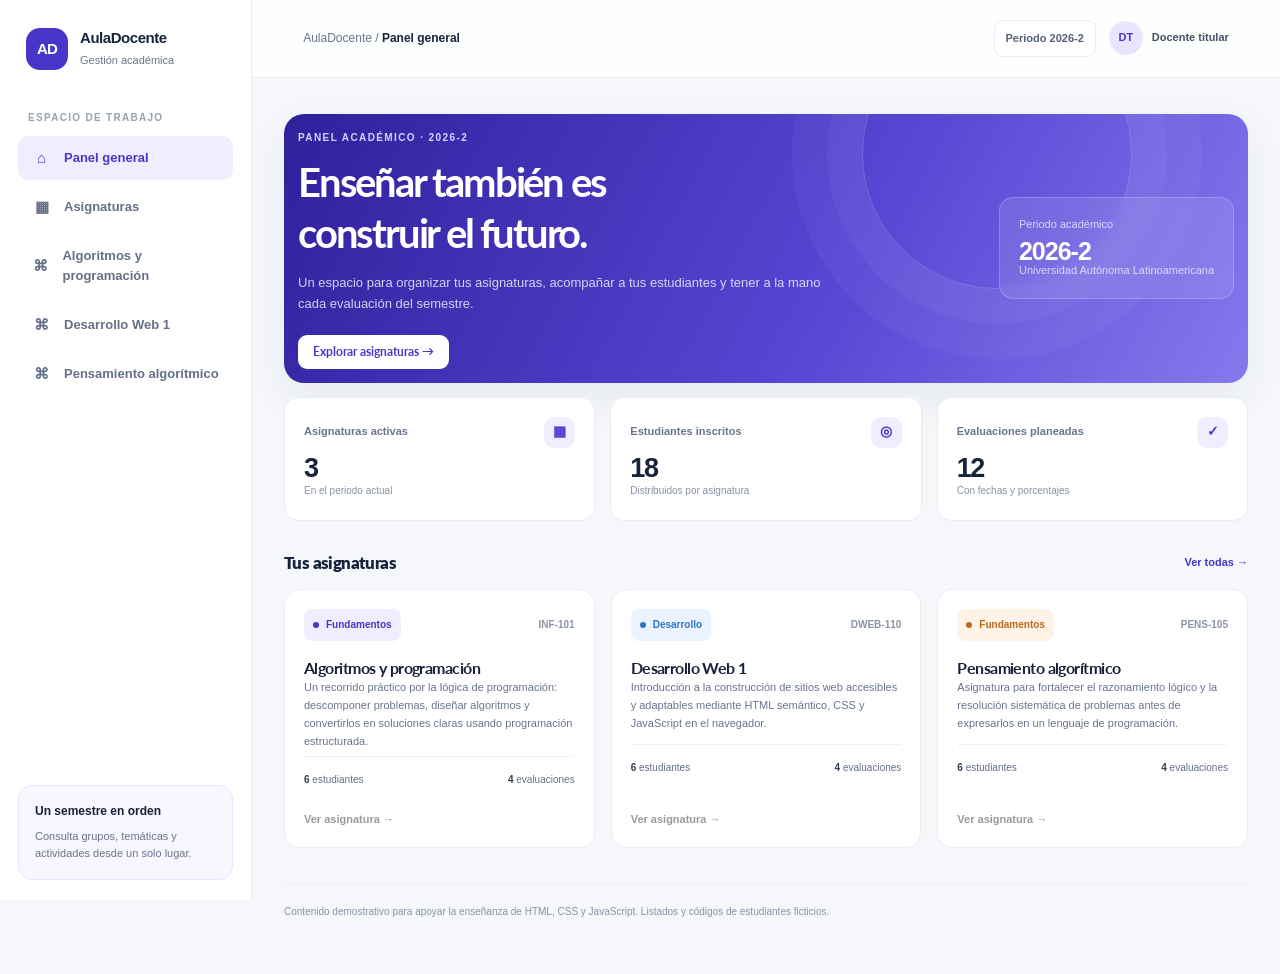
<file: index.html>
<!doctype html>
<html lang="es">

<head>
  <meta charset="utf-8">
  <meta name="viewport" content="width=device-width, initial-scale=1">
  <meta name="description"
    content="Panel demostrativo para organizar asignaturas, grupos y evaluaciones universitarias.">
  <title>Panel académico | AulaDocente</title>
  <link rel="stylesheet" href="styles/semantic.css">
  <link rel="stylesheet" href="styles/app.css">
</head>

<body data-page="dashboard">
  <div class="app-shell">
    <aside class="app-sidebar" data-sidebar>
      <a class="brand" href="index.html"><span class="brand-mark">AD</span><span><span
            class="brand-name">AulaDocente</span><span class="brand-caption">Gestión académica</span></span></a>
      <p class="nav-label">Espacio de trabajo</p>
      <nav class="app-nav" aria-label="Navegación principal">
        <a href="index.html" data-nav-link><span class="nav-symbol" aria-hidden="true">⌂</span>Panel general</a>
        <a href="asignaturas.html" data-nav-link><span class="nav-symbol" aria-hidden="true">▦</span>Asignaturas</a>
        <a href="algoritmos-programacion.html" data-nav-link><span class="nav-symbol"
            aria-hidden="true">⌘</span>Algoritmos y programación</a>
        <a href="desarrollo-web-1.html" data-nav-link><span class="nav-symbol" aria-hidden="true">⌘</span>Desarrollo Web
          1</a>
        <a href="pensamiento-algoritmico.html" data-nav-link><span class="nav-symbol"
            aria-hidden="true">⌘</span>Pensamiento algorítmico</a>
      </nav>
      <div class="sidebar-note"><strong>Un semestre en orden</strong>
        <p>Consulta grupos, temáticas y actividades desde un solo lugar.</p>
      </div>
    </aside>
    <div class="main-area">
      <header class="topbar">
        <button class="ui button menu-toggle" type="button" data-menu-toggle aria-label="Abrir menú"
          aria-expanded="false">☰</button>
        <div class="breadcrumb">AulaDocente <span aria-hidden="true">/</span> <strong>Panel general</strong></div>
        <div class="topbar-meta"><span class="period-pill">Periodo 2026-2</span><span class="user-chip"><span
              class="user-avatar">DT</span><span class="user-label">Docente titular</span></span></div>
      </header>
      <main class="page-content ui container" data-app-content aria-live="polite">
        <p class="student-count">Cargando información académica...</p>
      </main>
    </div>
  </div>
  <script src="../js/app.js" defer></script>
</body>

</html>
</file>
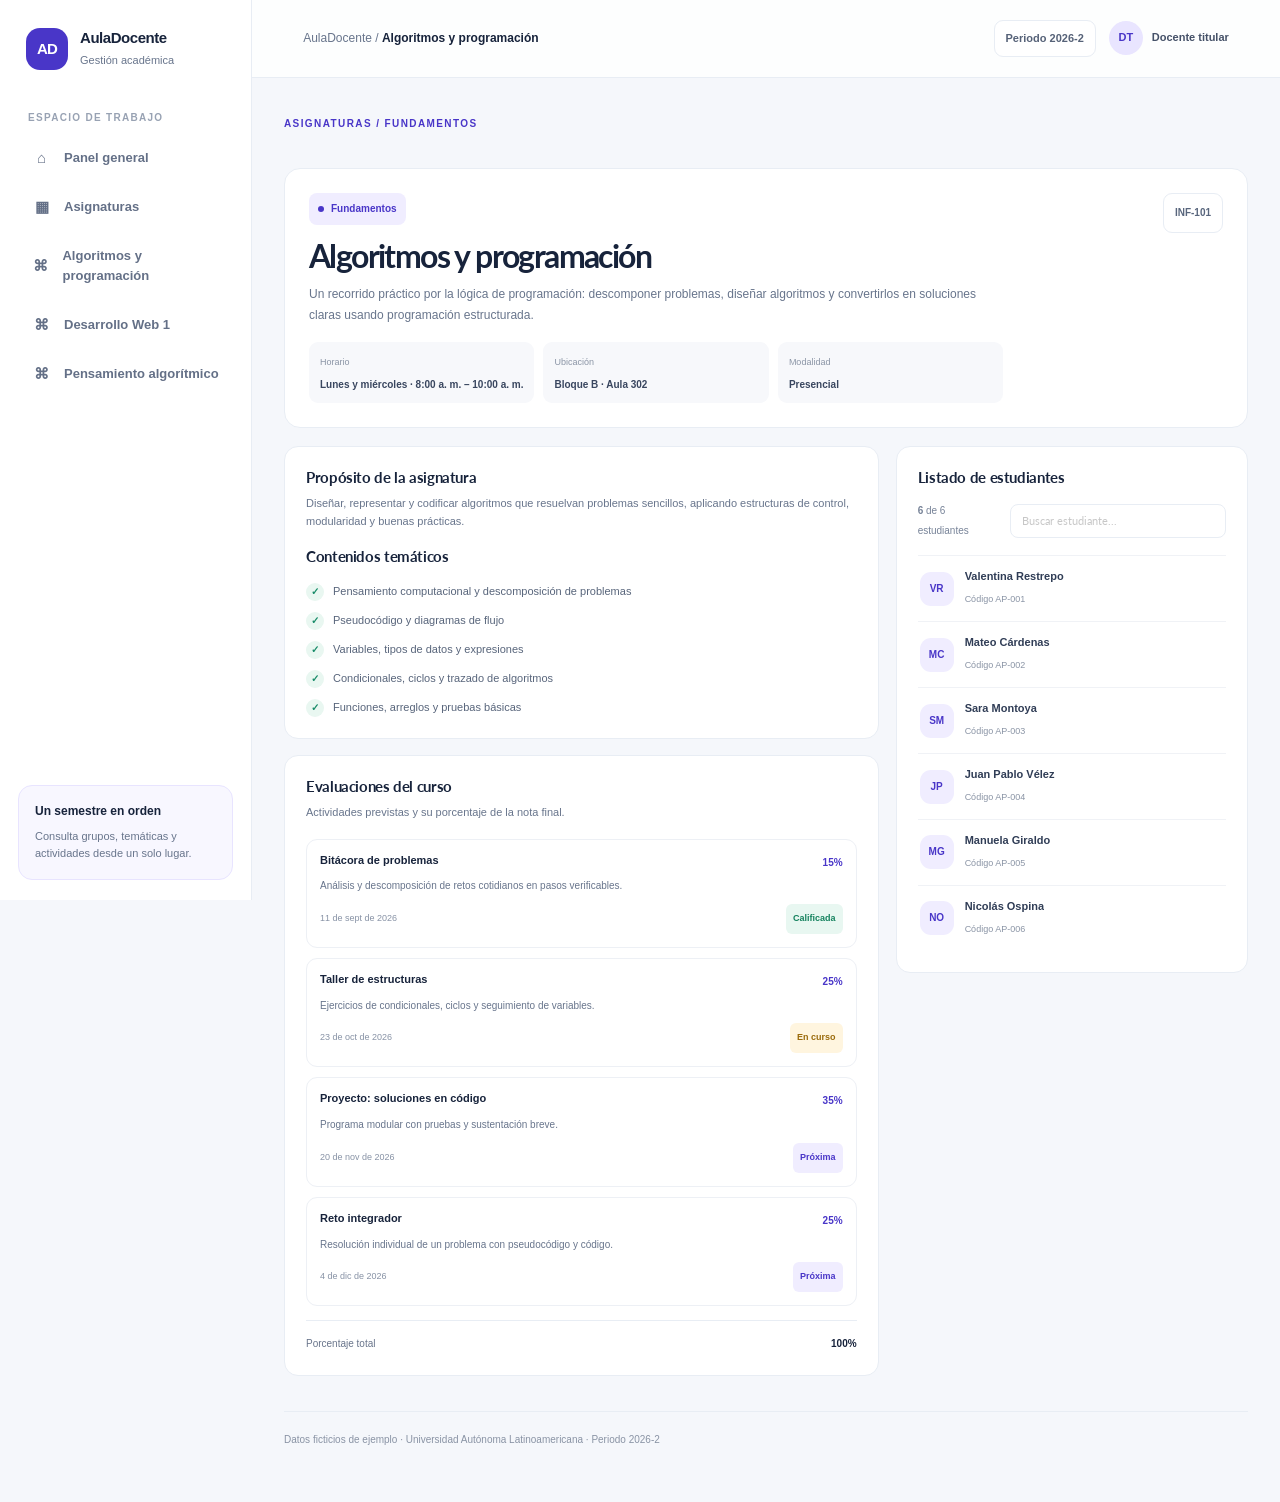
<file: algoritmos-programacion.html>
<!doctype html>
<html lang="es">

<head>
  <meta charset="utf-8">
  <meta name="viewport" content="width=device-width, initial-scale=1">
  <meta name="description" content="Información, contenidos, estudiantes y evaluaciones de Algoritmos y programación.">
  <title>Algoritmos y programación | AulaDocente</title>
  <link rel="stylesheet" href="styles/semantic.css">
  <link rel="stylesheet" href="styles/app.css">

</head>

<body data-page="algoritmos">
  <div class="app-shell">
    <aside class="app-sidebar" data-sidebar>
      <a class="brand" href="index.html"><span class="brand-mark">AD</span><span><span
            class="brand-name">AulaDocente</span><span class="brand-caption">Gestión académica</span></span></a>
      <p class="nav-label">Espacio de trabajo</p>
      <nav class="app-nav" aria-label="Navegación principal">
        <a href="index.html" data-nav-link><span class="nav-symbol" aria-hidden="true">⌂</span>Panel general</a>
        <a href="asignaturas.html" data-nav-link><span class="nav-symbol" aria-hidden="true">▦</span>Asignaturas</a>
        <a href="algoritmos-programacion.html" data-nav-link><span class="nav-symbol"
            aria-hidden="true">⌘</span>Algoritmos y programación</a>
        <a href="desarrollo-web-1.html" data-nav-link><span class="nav-symbol" aria-hidden="true">⌘</span>Desarrollo Web
          1</a>
        <a href="pensamiento-algoritmico.html" data-nav-link><span class="nav-symbol"
            aria-hidden="true">⌘</span>Pensamiento algorítmico</a>
      </nav>
      <div class="sidebar-note"><strong>Un semestre en orden</strong>
        <p>Consulta grupos, temáticas y actividades desde un solo lugar.</p>
      </div>
    </aside>
    <div class="main-area">
      <header class="topbar">
        <button class="ui button menu-toggle" type="button" data-menu-toggle aria-label="Abrir menú"
          aria-expanded="false">☰</button>
        <div class="breadcrumb">AulaDocente <span aria-hidden="true">/</span> <strong>Algoritmos y programación</strong>
        </div>
        <div class="topbar-meta"><span class="period-pill">Periodo 2026-2</span><span class="user-chip"><span
              class="user-avatar">DT</span><span class="user-label">Docente titular</span></span></div>
      </header>
      <main class="page-content ui container" data-app-content aria-live="polite">
        <p class="student-count">Cargando información académica...</p>
      </main>
    </div>
  </div>
  <script src="../js/app.js" defer></script>
</body>

</html>
</file>
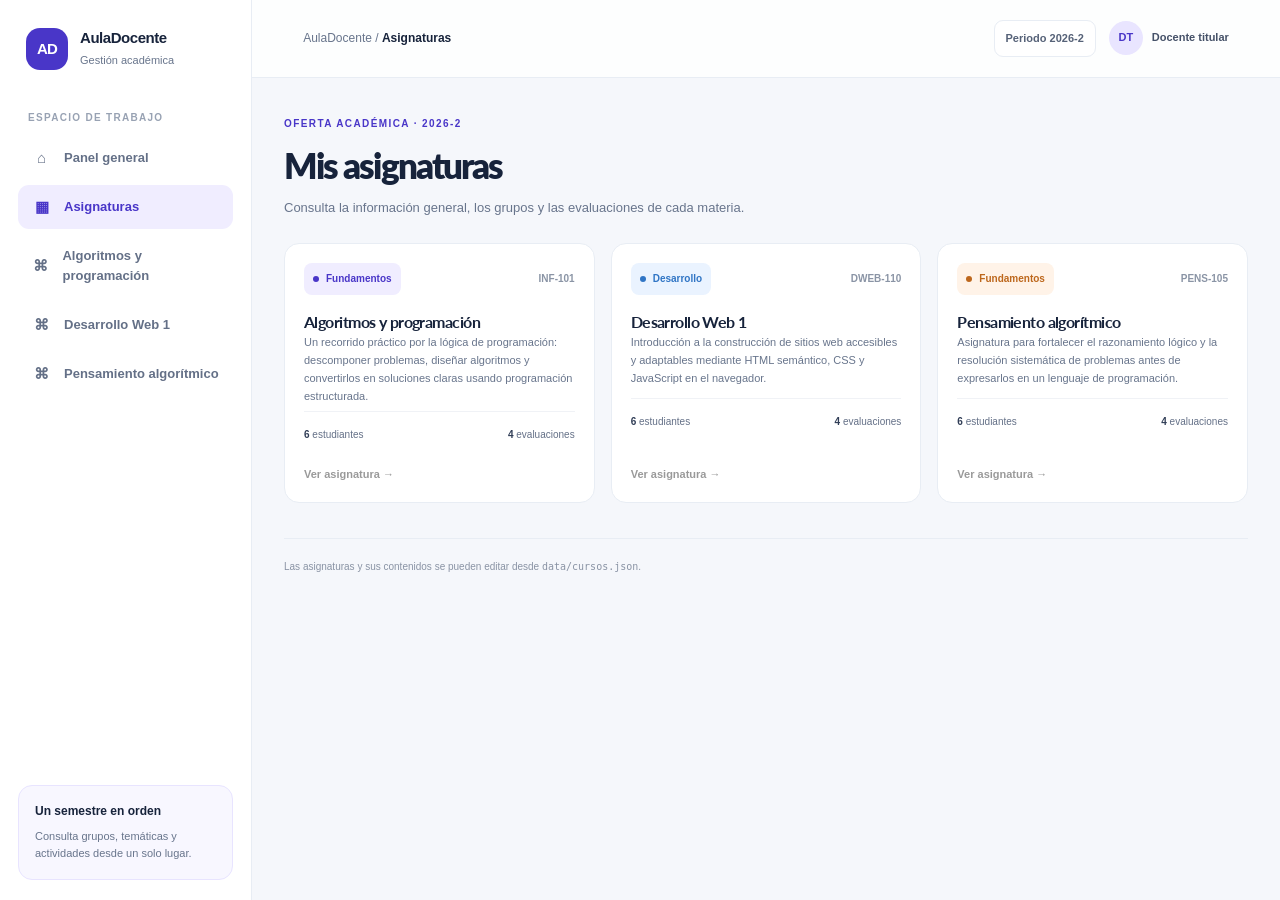
<file: asignaturas.html>
<!doctype html>
<html lang="es">

<head>
  <meta charset="utf-8">
  <meta name="viewport" content="width=device-width, initial-scale=1">
  <meta name="description" content="Asignaturas universitarias, estudiantes y evaluaciones del periodo académico.">
  <title>Asignaturas | AulaDocente</title>
  <link rel="stylesheet" href="styles/semantic.css">
  <link rel="stylesheet" href="styles/app.css">
</head>

<body data-page="asignaturas">
  <div class="app-shell">
    <aside class="app-sidebar" data-sidebar>
      <a class="brand" href="index.html"><span class="brand-mark">AD</span><span><span
            class="brand-name">AulaDocente</span><span class="brand-caption">Gestión académica</span></span></a>
      <p class="nav-label">Espacio de trabajo</p>
      <nav class="app-nav" aria-label="Navegación principal">
        <a href="index.html" data-nav-link><span class="nav-symbol" aria-hidden="true">⌂</span>Panel general</a>
        <a href="asignaturas.html" data-nav-link><span class="nav-symbol" aria-hidden="true">▦</span>Asignaturas</a>
        <a href="algoritmos-programacion.html" data-nav-link><span class="nav-symbol"
            aria-hidden="true">⌘</span>Algoritmos y programación</a>
        <a href="desarrollo-web-1.html" data-nav-link><span class="nav-symbol" aria-hidden="true">⌘</span>Desarrollo Web
          1</a>
        <a href="pensamiento-algoritmico.html" data-nav-link><span class="nav-symbol"
            aria-hidden="true">⌘</span>Pensamiento algorítmico</a>
      </nav>
      <div class="sidebar-note"><strong>Un semestre en orden</strong>
        <p>Consulta grupos, temáticas y actividades desde un solo lugar.</p>
      </div>
    </aside>
    <div class="main-area">
      <header class="topbar">
        <button class="ui button menu-toggle" type="button" data-menu-toggle aria-label="Abrir menú"
          aria-expanded="false">☰</button>
        <div class="breadcrumb">AulaDocente <span aria-hidden="true">/</span> <strong>Asignaturas</strong></div>
        <div class="topbar-meta"><span class="period-pill">Periodo 2026-2</span><span class="user-chip"><span
              class="user-avatar">DT</span><span class="user-label">Docente titular</span></span></div>
      </header>
      <main class="page-content ui container" data-app-content aria-live="polite">
        <p class="student-count">Cargando información académica...</p>
      </main>
    </div>
  </div>
  <script src="../js/app.js" defer></script>
</body>

</html>
</file>
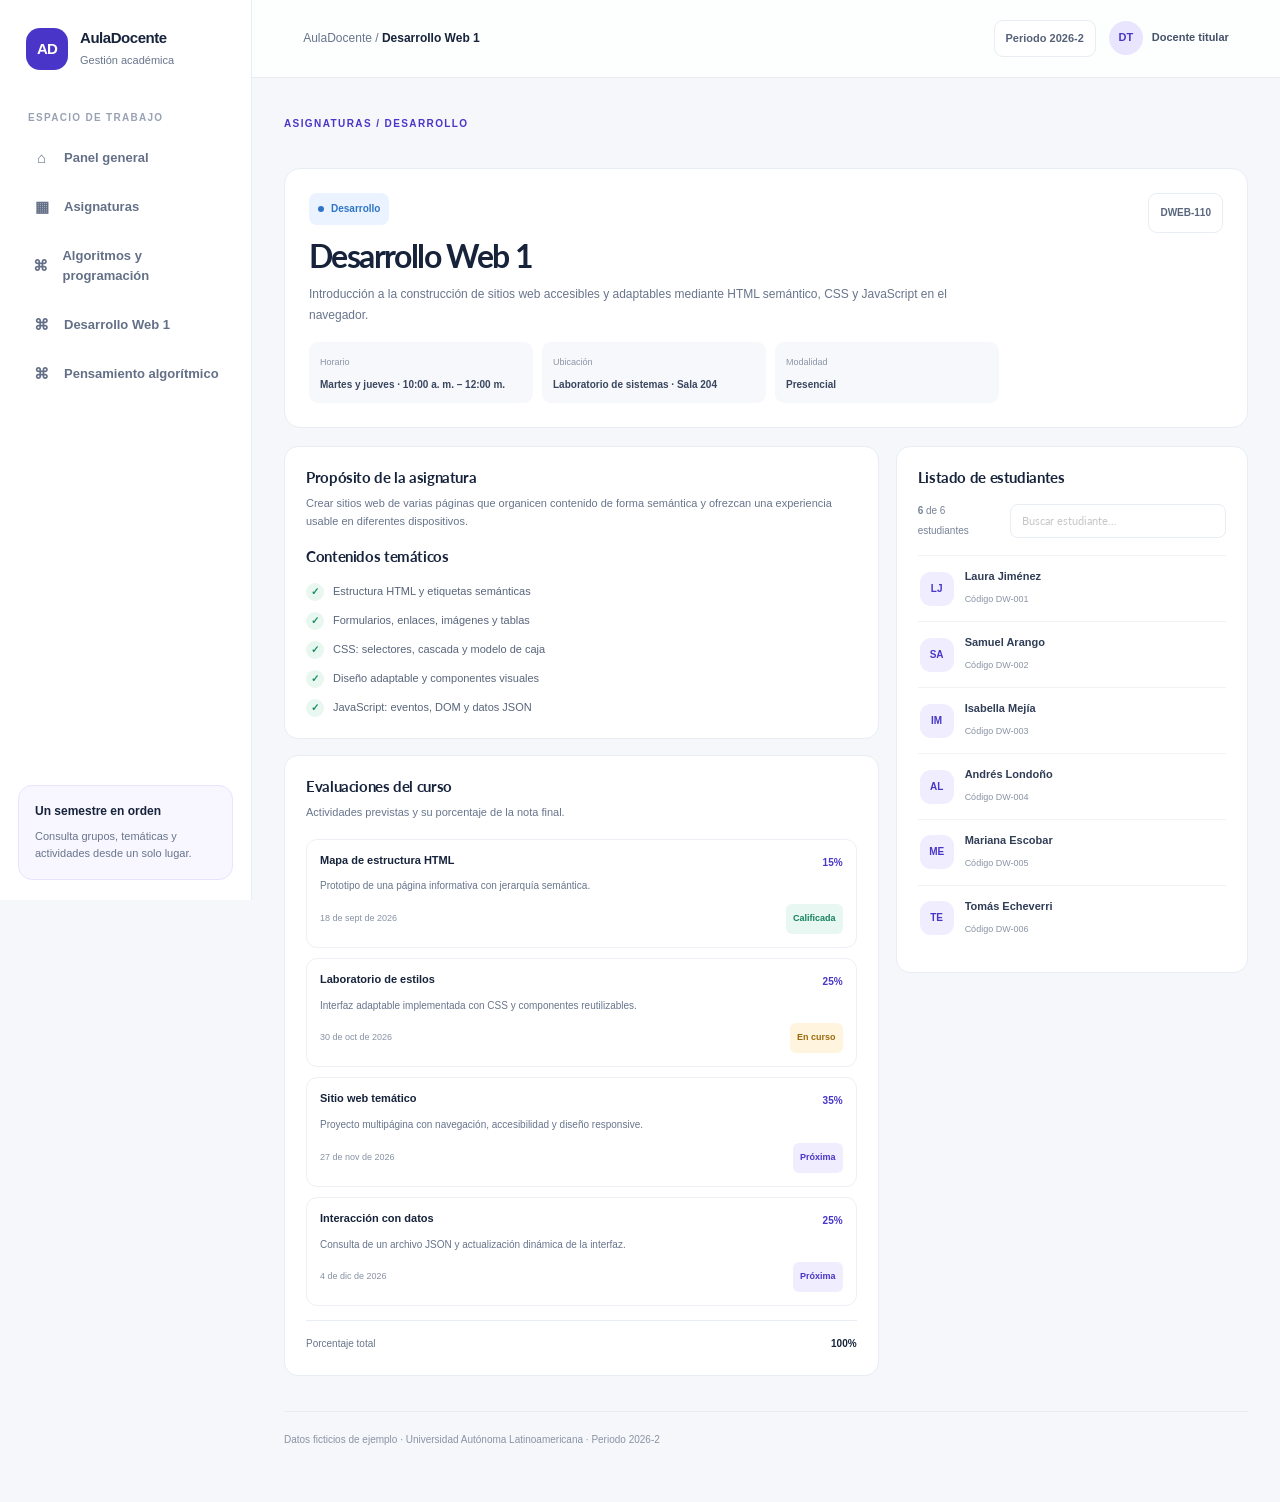
<file: desarrollo-web-1.html>
<!doctype html>
<html lang="es">

<head>
  <meta charset="utf-8">
  <meta name="viewport" content="width=device-width, initial-scale=1">
  <meta name="description" content="Información, contenidos, estudiantes y evaluaciones de Desarrollo Web 1.">
  <title>Desarrollo Web 1 | AulaDocente</title>
  <link rel="stylesheet" href="styles/semantic.css">
  <link rel="stylesheet" href="styles/app.css">
</head>

<body data-page="desarrollo-web">
  <div class="app-shell">
    <aside class="app-sidebar" data-sidebar>
      <a class="brand" href="index.html"><span class="brand-mark">AD</span><span><span
            class="brand-name">AulaDocente</span><span class="brand-caption">Gestión académica</span></span></a>
      <p class="nav-label">Espacio de trabajo</p>
      <nav class="app-nav" aria-label="Navegación principal">
        <a href="index.html" data-nav-link><span class="nav-symbol" aria-hidden="true">⌂</span>Panel general</a>
        <a href="asignaturas.html" data-nav-link><span class="nav-symbol" aria-hidden="true">▦</span>Asignaturas</a>
        <a href="algoritmos-programacion.html" data-nav-link><span class="nav-symbol"
            aria-hidden="true">⌘</span>Algoritmos y programación</a>
        <a href="desarrollo-web-1.html" data-nav-link><span class="nav-symbol" aria-hidden="true">⌘</span>Desarrollo Web
          1</a>
        <a href="pensamiento-algoritmico.html" data-nav-link><span class="nav-symbol"
            aria-hidden="true">⌘</span>Pensamiento algorítmico</a>
      </nav>
      <div class="sidebar-note"><strong>Un semestre en orden</strong>
        <p>Consulta grupos, temáticas y actividades desde un solo lugar.</p>
      </div>
    </aside>
    <div class="main-area">
      <header class="topbar">
        <button class="ui button menu-toggle" type="button" data-menu-toggle aria-label="Abrir menú"
          aria-expanded="false">☰</button>
        <div class="breadcrumb">AulaDocente <span aria-hidden="true">/</span> <strong>Desarrollo Web 1</strong></div>
        <div class="topbar-meta"><span class="period-pill">Periodo 2026-2</span><span class="user-chip"><span
              class="user-avatar">DT</span><span class="user-label">Docente titular</span></span></div>
      </header>
      <main class="page-content ui container" data-app-content aria-live="polite">
        <p class="student-count">Cargando información académica...</p>
      </main>
    </div>
  </div>
  <script src="../js/app.js" defer></script>
</body>

</html>
</file>
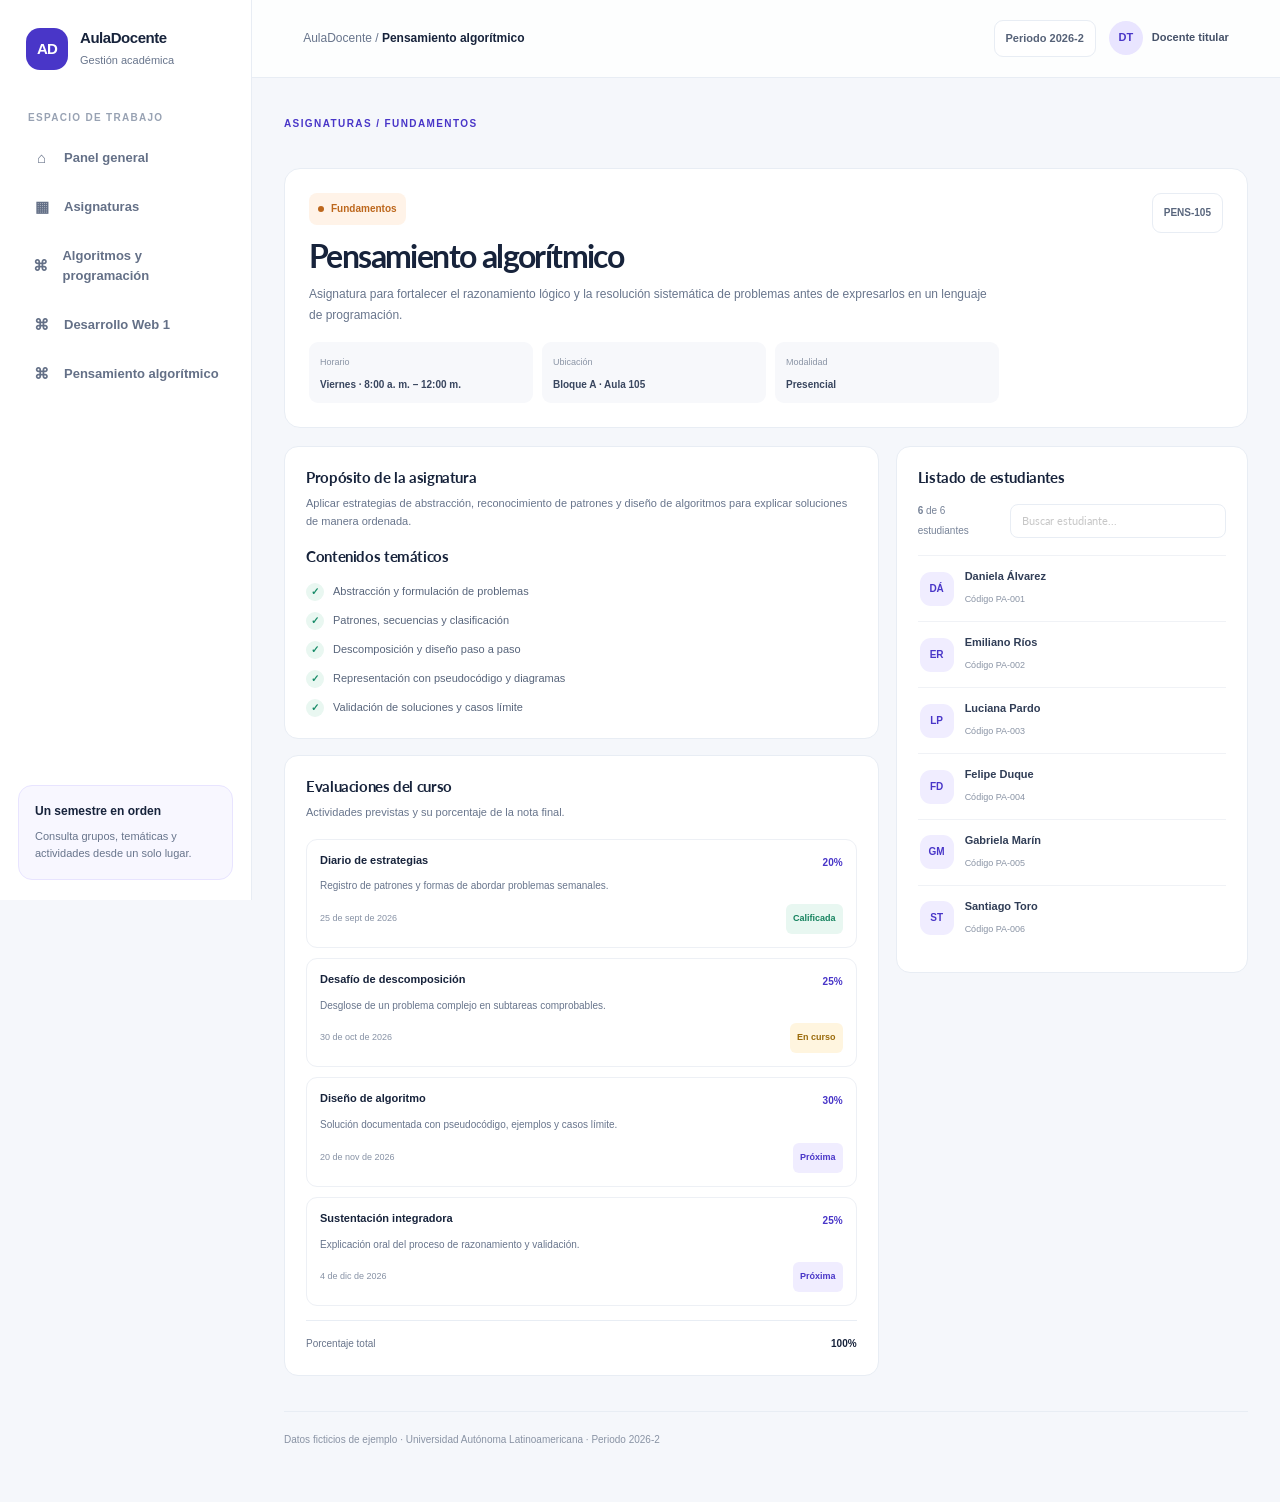
<file: pensamiento-algoritmico.html>
<!doctype html>
<html lang="es">

<head>
  <meta charset="utf-8">
  <meta name="viewport" content="width=device-width, initial-scale=1">
  <meta name="description" content="Información, contenidos, estudiantes y evaluaciones de Pensamiento algorítmico.">
  <title>Pensamiento algorítmico | AulaDocente</title>
  <link rel="stylesheet" href="styles/semantic.css">
  <link rel="stylesheet" href="styles/app.css">
</head>

<body data-page="pensamiento">
  <div class="app-shell">
    <aside class="app-sidebar" data-sidebar>
      <a class="brand" href="index.html"><span class="brand-mark">AD</span><span><span
            class="brand-name">AulaDocente</span><span class="brand-caption">Gestión académica</span></span></a>
      <p class="nav-label">Espacio de trabajo</p>
      <nav class="app-nav" aria-label="Navegación principal">
        <a href="index.html" data-nav-link><span class="nav-symbol" aria-hidden="true">⌂</span>Panel general</a>
        <a href="asignaturas.html" data-nav-link><span class="nav-symbol" aria-hidden="true">▦</span>Asignaturas</a>
        <a href="algoritmos-programacion.html" data-nav-link><span class="nav-symbol"
            aria-hidden="true">⌘</span>Algoritmos y programación</a>
        <a href="desarrollo-web-1.html" data-nav-link><span class="nav-symbol" aria-hidden="true">⌘</span>Desarrollo Web
          1</a>
        <a href="pensamiento-algoritmico.html" data-nav-link><span class="nav-symbol"
            aria-hidden="true">⌘</span>Pensamiento algorítmico</a>
      </nav>
      <div class="sidebar-note"><strong>Un semestre en orden</strong>
        <p>Consulta grupos, temáticas y actividades desde un solo lugar.</p>
      </div>
    </aside>
    <div class="main-area">
      <header class="topbar">
        <button class="ui button menu-toggle" type="button" data-menu-toggle aria-label="Abrir menú"
          aria-expanded="false">☰</button>
        <div class="breadcrumb">AulaDocente <span aria-hidden="true">/</span> <strong>Pensamiento algorítmico</strong>
        </div>
        <div class="topbar-meta"><span class="period-pill">Periodo 2026-2</span><span class="user-chip"><span
              class="user-avatar">DT</span><span class="user-label">Docente titular</span></span></div>
      </header>
      <main class="page-content ui container" data-app-content aria-live="polite">
        <p class="student-count">Cargando información académica...</p>
      </main>
    </div>
  </div>
  <script src="../js/app.js" defer></script>
</body>

</html>
</file>
<file: styles/app.css>
:root {
  color-scheme: light;
  --ink: #17233b;
  --muted: #68758c;
  --line: #e8edf4;
  --surface: #ffffff;
  --canvas: #f5f7fb;
  --primary: #4936c8;
  --primary-dark: #3724a9;
  --green: #178b68;
  --shadow: 0 14px 40px rgba(29, 42, 75, 0.07);
}

* {
  box-sizing: border-box;
}

body {
  margin: 0;
  background: var(--canvas);
  color: var(--ink);
  font-family: Inter, "Segoe UI", Arial, sans-serif;
}

a {
  color: inherit;
}

.app-shell {
  min-height: 100vh;
}

.app-sidebar {
  position: fixed;
  inset: 0 auto 0 0;
  z-index: 20;
  display: flex;
  width: 252px;
  flex-direction: column;
  padding: 28px 18px 20px;
  background: #fff;
  border-right: 1px solid var(--line);
}

.brand {
  display: flex;
  align-items: center;
  gap: 12px;
  margin: 0 8px 40px;
  text-decoration: none;
}

.brand-mark {
  display: grid;
  width: 42px;
  height: 42px;
  place-items: center;
  border-radius: 14px;
  background: var(--primary);
  color: #fff;
  font-size: 15px;
  font-weight: 800;
  letter-spacing: -0.05em;
}

.brand-name {
  display: block;
  font-size: 15px;
  font-weight: 750;
  letter-spacing: -0.03em;
}

.brand-caption {
  display: block;
  margin-top: 3px;
  color: var(--muted);
  font-size: 11px;
}

.nav-label {
  margin: 0 10px 11px;
  color: #98a2b3;
  font-size: 10px;
  font-weight: 750;
  letter-spacing: 0.13em;
  text-transform: uppercase;
}

.app-nav {
  display: grid;
  gap: 5px;
}

.app-nav a {
  display: flex;
  align-items: center;
  gap: 12px;
  padding: 12px 13px;
  border-radius: 11px;
  color: #647087;
  font-size: 13px;
  font-weight: 600;
  text-decoration: none;
  transition: background 160ms ease, color 160ms ease;
}

.app-nav a:hover,
.app-nav a.is-active {
  background: #f0edff;
  color: var(--primary);
}

.app-nav a:focus-visible,
.card-link:focus-visible,
.hero-action:focus-visible,
.menu-toggle:focus-visible,
.student-search input:focus-visible {
  outline: 3px solid rgba(73, 54, 200, 0.3);
  outline-offset: 2px;
}

.nav-symbol {
  display: inline-grid;
  width: 21px;
  place-items: center;
  font-size: 15px;
}

.sidebar-note {
  margin-top: auto;
  padding: 16px;
  border: 1px solid #e8e4ff;
  border-radius: 14px;
  background: #f8f7ff;
}

.sidebar-note strong {
  display: block;
  margin-bottom: 6px;
  font-size: 12px;
}

.sidebar-note p {
  margin: 0;
  color: var(--muted);
  font-size: 11px;
  line-height: 1.6;
}

.main-area {
  min-height: 100vh;
  margin-left: 252px;
}

.topbar {
  display: flex;
  min-height: 78px;
  align-items: center;
  justify-content: space-between;
  gap: 16px;
  padding: 14px clamp(22px, 4vw, 56px);
  border-bottom: 1px solid var(--line);
  background: rgba(255, 255, 255, 0.86);
}

.breadcrumb {
  color: var(--muted);
  font-size: 12px;
}

.breadcrumb strong {
  color: var(--ink);
  font-weight: 650;
}

.topbar-meta {
  display: flex;
  align-items: center;
  gap: 13px;
}

.period-pill {
  padding: 8px 11px;
  border: 1px solid var(--line);
  border-radius: 9px;
  background: #fff;
  color: #566278;
  font-size: 11px;
  font-weight: 650;
}

.user-chip {
  display: flex;
  align-items: center;
  gap: 9px;
}

.user-avatar {
  display: grid;
  width: 34px;
  height: 34px;
  place-items: center;
  border-radius: 50%;
  background: #e9e5ff;
  color: var(--primary);
  font-size: 11px;
  font-weight: 800;
}

.user-label {
  color: #455168;
  font-size: 11px;
  font-weight: 650;
}

.page-content.ui.container {
  width: min(1120px, calc(100% - 64px)) !important;
  margin: 0 auto !important;
  padding: 36px 0 52px;
}

.page-heading {
  display: flex;
  align-items: flex-end;
  justify-content: space-between;
  gap: 20px;
  margin-bottom: 25px;
}

.eyebrow {
  margin-bottom: 9px;
  color: var(--primary);
  font-size: 10px;
  font-weight: 800;
  letter-spacing: 0.14em;
  text-transform: uppercase;
}

.page-heading h1 {
  margin: 0;
  color: var(--ink);
  font-size: clamp(26px, 3vw, 35px);
  font-weight: 750;
  letter-spacing: -0.055em;
}

.page-heading p {
  max-width: 650px;
  margin: 9px 0 0;
  color: var(--muted);
  font-size: 13px;
  line-height: 1.65;
}

.hero-panel {
  position: relative;
  overflow: hidden;
  display: flex;
  min-height: 230px;
  align-items: center;
  justify-content: space-between;
  gap: 26px;
  margin-bottom: 24px;
  padding: clamp(24px, 4vw, 42px);
  border: 0 !important;
  border-radius: 20px !important;
  background: linear-gradient(118deg, #30209b 0%, #5846d4 58%, #8778ed 100%) !important;
  box-shadow: var(--shadow) !important;
  color: #fff;
}

.hero-panel::after {
  position: absolute;
  top: -95px;
  right: 12%;
  width: 270px;
  height: 270px;
  border: 1px solid rgba(255, 255, 255, 0.18);
  border-radius: 50%;
  box-shadow: 0 0 0 35px rgba(255, 255, 255, 0.04), 0 0 0 70px rgba(255, 255, 255, 0.035);
  content: "";
}

.hero-copy,
.hero-aside {
  position: relative;
  z-index: 1;
}

.hero-copy {
  max-width: 610px;
}

.hero-copy .eyebrow {
  color: #d7d1ff;
}

.hero-copy h1 {
  margin: 0;
  font-size: clamp(27px, 3.6vw, 40px);
  letter-spacing: -0.055em;
}

.hero-copy p {
  max-width: 540px;
  margin: 12px 0 20px;
  color: rgba(255, 255, 255, 0.78);
  font-size: 13px;
  line-height: 1.65;
}

.hero-action.ui.button {
  padding: 11px 15px !important;
  border-radius: 9px !important;
  background: #fff !important;
  color: var(--primary) !important;
  font-size: 12px !important;
}

.hero-action.ui.button:hover {
  background: #f2f0ff !important;
}

.hero-aside {
  min-width: 150px;
  padding: 17px 19px;
  border: 1px solid rgba(255, 255, 255, 0.2);
  border-radius: 14px;
  background: rgba(255, 255, 255, 0.1);
  backdrop-filter: blur(8px);
}

.hero-aside span,
.hero-aside strong {
  display: block;
}

.hero-aside span {
  color: rgba(255, 255, 255, 0.72);
  font-size: 11px;
}

.hero-aside strong {
  margin-top: 6px;
  font-size: 25px;
  letter-spacing: -0.04em;
}

.stat-grid {
  display: grid;
  grid-template-columns: repeat(3, minmax(0, 1fr));
  gap: 15px;
  margin-bottom: 29px;
}

.stat-card.ui.segment {
  margin: 0;
  padding: 19px;
  border: 1px solid var(--line);
  border-radius: 14px;
  background: var(--surface);
  box-shadow: none;
}

.stat-top {
  display: flex;
  align-items: center;
  justify-content: space-between;
  color: var(--muted);
  font-size: 11px;
  font-weight: 600;
}

.stat-icon {
  display: grid;
  width: 31px;
  height: 31px;
  place-items: center;
  border-radius: 10px;
  background: #f0edff;
  color: var(--primary);
  font-size: 14px;
}

.stat-value {
  margin-top: 10px;
  font-size: 27px;
  font-weight: 760;
  letter-spacing: -0.05em;
}

.stat-footnote {
  margin-top: 3px;
  color: #8792a5;
  font-size: 10px;
}

.section-header {
  display: flex;
  align-items: center;
  justify-content: space-between;
  gap: 16px;
  margin: 31px 0 15px;
}

.section-header h2 {
  margin: 0;
  font-size: 17px;
  font-weight: 730;
  letter-spacing: -0.035em;
}

.section-header a {
  color: var(--primary);
  font-size: 11px;
  font-weight: 650;
  text-decoration: none;
}

.course-grid {
  display: grid;
  grid-template-columns: repeat(3, minmax(0, 1fr));
  gap: 16px;
}

.course-card.ui.card {
  width: auto;
  min-width: 0;
  margin: 0;
  overflow: hidden;
  border: 1px solid var(--line);
  border-radius: 15px;
  box-shadow: none;
  transition: transform 160ms ease, box-shadow 160ms ease;
}

.course-card.ui.card:hover {
  transform: translateY(-3px);
  box-shadow: var(--shadow);
}

.course-card .content {
  padding: 19px !important;
}

.course-card-top {
  display: flex;
  align-items: center;
  justify-content: space-between;
  margin-bottom: 17px;
}

.course-badge {
  display: inline-flex;
  align-items: center;
  gap: 7px;
  padding: 6px 9px;
  border-radius: 8px;
  background: #f0edff;
  color: var(--primary);
  font-size: 10px;
  font-weight: 700;
}

.course-badge::before {
  width: 6px;
  height: 6px;
  border-radius: 50%;
  background: currentColor;
  content: "";
}

.course-badge.blue {
  background: #eaf3ff;
  color: #3075c5;
}

.course-badge.orange {
  background: #fff3e8;
  color: #bd671c;
}

.course-code {
  color: #8a94a5;
  font-size: 10px;
  font-weight: 650;
}

.course-card h3 {
  margin: 0;
  font-size: 16px;
  letter-spacing: -0.035em;
}

.course-card p {
  min-height: 60px;
  margin: 9px 0 18px;
  color: var(--muted);
  font-size: 11px;
  line-height: 1.65;
}

.course-card-meta {
  display: flex;
  justify-content: space-between;
  gap: 8px;
  padding-top: 13px;
  border-top: 1px solid #f0f2f6;
  color: #647087;
  font-size: 10px;
}

.course-card-meta strong {
  color: #303d56;
  font-weight: 700;
}

.course-card .extra.content {
  padding: 0 19px 17px !important;
  border-top: 0 !important;
}

.card-link {
  color: var(--primary);
  font-size: 11px;
  font-weight: 700;
  text-decoration: none;
}

.card-link:hover {
  color: var(--primary-dark);
}

.two-column {
  display: grid;
  grid-template-columns: minmax(0, 1.35fr) minmax(250px, 0.8fr);
  gap: 17px;
  align-items: start;
}

.content-panel.ui.segment {
  margin: 0;
  padding: 21px;
  border: 1px solid var(--line);
  border-radius: 14px;
  background: #fff;
  box-shadow: none;
}

.content-panel h2,
.content-panel h3 {
  margin: 0;
  font-size: 15px;
  letter-spacing: -0.025em;
}

.content-panel .panel-description {
  margin: 8px 0 17px;
  color: var(--muted);
  font-size: 11px;
  line-height: 1.6;
}

.student-toolbar {
  display: flex;
  align-items: center;
  justify-content: space-between;
  gap: 12px;
  margin: 14px 0;
}

.student-count {
  color: #778398;
  font-size: 10px;
}

.student-search.ui.input {
  width: min(100%, 220px);
}

.student-search.ui.input input {
  padding: 9px 11px !important;
  border: 1px solid var(--line) !important;
  border-radius: 8px !important;
  font-size: 11px !important;
}

.student-list {
  display: grid;
}

.student-row {
  display: flex;
  align-items: center;
  gap: 11px;
  padding: 11px 2px;
  border-top: 1px solid #f0f2f6;
}

.student-avatar {
  display: grid;
  width: 34px;
  height: 34px;
  flex: 0 0 34px;
  place-items: center;
  border-radius: 11px;
  background: #f0edff;
  color: var(--primary);
  font-size: 10px;
  font-weight: 800;
}

.student-info {
  min-width: 0;
}

.student-info strong,
.student-info span {
  display: block;
}

.student-info strong {
  overflow: hidden;
  color: #303d56;
  font-size: 11px;
  font-weight: 700;
  text-overflow: ellipsis;
  white-space: nowrap;
}

.student-info span {
  margin-top: 3px;
  color: #8a94a5;
  font-size: 9px;
}

.empty-state {
  padding: 20px 4px;
  color: var(--muted);
  font-size: 11px;
}

.evaluation-list {
  display: grid;
  gap: 10px;
  margin-top: 15px;
}

.evaluation-item {
  padding: 13px;
  border: 1px solid #edf0f5;
  border-radius: 11px;
  background: #fff;
}

.evaluation-heading {
  display: flex;
  align-items: flex-start;
  justify-content: space-between;
  gap: 10px;
}

.evaluation-heading strong {
  font-size: 11px;
  line-height: 1.45;
}

.evaluation-weight {
  flex: 0 0 auto;
  color: var(--primary);
  font-size: 10px;
  font-weight: 750;
}

.evaluation-item p {
  margin: 6px 0 10px;
  color: var(--muted);
  font-size: 10px;
  line-height: 1.55;
}

.evaluation-meta {
  display: flex;
  align-items: center;
  justify-content: space-between;
  gap: 8px;
  color: #8792a5;
  font-size: 9px;
}

.status-pill {
  padding: 5px 7px;
  border-radius: 6px;
  background: #f1f3f6;
  color: #667287;
  font-weight: 700;
}

.status-pill.calificada {
  background: #e8f7f1;
  color: #16835f;
}

.status-pill.en-curso {
  background: #fff5df;
  color: #9a6a0a;
}

.status-pill.proxima {
  background: #f0edff;
  color: var(--primary);
}

.student-row[hidden] {
  display: none;
}

.content-panel-spaced {
  margin-top: 16px !important;
}

.detail-banner.ui.segment {
  display: flex;
  align-items: flex-start;
  justify-content: space-between;
  gap: 20px;
  margin: 0 0 18px;
  padding: 24px;
  border: 1px solid var(--line);
  border-radius: 16px;
  background: #fff;
  box-shadow: none;
}

.detail-banner h1 {
  margin: 10px 0 8px;
  font-size: clamp(24px, 3vw, 32px);
  letter-spacing: -0.05em;
}

.detail-banner p {
  max-width: 690px;
  margin: 0;
  color: var(--muted);
  font-size: 12px;
  line-height: 1.7;
}

.detail-code {
  padding: 9px 11px;
  border: 1px solid var(--line);
  border-radius: 9px;
  color: #59667d;
  font-size: 10px;
  font-weight: 700;
  white-space: nowrap;
}

.info-grid {
  display: grid;
  grid-template-columns: repeat(3, minmax(0, 1fr));
  gap: 9px;
  margin-top: 17px;
}

.info-item {
  padding: 11px;
  border-radius: 9px;
  background: #f7f8fb;
}

.info-item span,
.info-item strong {
  display: block;
}

.info-item span {
  margin-bottom: 5px;
  color: #8a94a5;
  font-size: 9px;
}

.info-item strong {
  color: #39465f;
  font-size: 10px;
  line-height: 1.4;
}

.topic-list {
  display: grid;
  gap: 11px;
  margin: 16px 0 0;
  padding: 0;
  list-style: none;
}

.topic-list li {
  display: flex;
  align-items: flex-start;
  gap: 9px;
  color: #58657b;
  font-size: 11px;
  line-height: 1.5;
}

.topic-check {
  display: grid;
  width: 18px;
  height: 18px;
  flex: 0 0 18px;
  place-items: center;
  border-radius: 50%;
  background: #e9f7f1;
  color: var(--green);
  font-size: 10px;
  font-weight: 800;
}

.total-weight {
  display: flex;
  justify-content: space-between;
  margin-top: 14px;
  padding-top: 13px;
  border-top: 1px solid var(--line);
  color: #69758b;
  font-size: 10px;
}

.total-weight strong {
  color: var(--ink);
}

.menu-toggle.ui.button {
  display: none;
  margin: 0;
  padding: 8px 10px;
  border: 1px solid var(--line);
  border-radius: 8px;
  background: #fff;
  color: var(--ink);
}

.load-error {
  padding: 16px;
  border: 1px solid #f3c7c7;
  border-radius: 10px;
  background: #fff2f2;
  color: #9c3333;
  font-size: 12px;
}

.site-footer {
  margin-top: 35px;
  padding-top: 18px;
  border-top: 1px solid var(--line);
  color: #8993a4;
  font-size: 10px;
}

@media (max-width: 1050px) {
  .course-grid {
    grid-template-columns: repeat(2, minmax(0, 1fr));
  }
}

@media (max-width: 820px) {
  .app-sidebar {
    transform: translateX(-100%);
    transition: transform 180ms ease;
  }

  .app-sidebar.is-open {
    transform: translateX(0);
    box-shadow: 16px 0 35px rgba(20, 32, 61, 0.12);
  }

  .main-area {
    margin-left: 0;
  }

  .menu-toggle.ui.button {
    display: inline-block;
  }

  .topbar {
    justify-content: flex-start;
  }

  .topbar-meta {
    margin-left: auto;
  }

  .two-column {
    grid-template-columns: 1fr;
  }
}

@media (max-width: 600px) {
  .page-content.ui.container {
    width: calc(100% - 34px) !important;
    padding-top: 25px;
  }

  .topbar {
    min-height: 66px;
    padding: 11px 17px;
  }

  .breadcrumb {
    display: none;
  }

  .user-label {
    display: none;
  }

  .hero-panel {
    min-height: 0;
    align-items: flex-start;
    flex-direction: column;
  }

  .hero-aside {
    min-width: 0;
  }

  .stat-grid {
    grid-template-columns: 1fr;
    gap: 10px;
  }

  .stat-card.ui.segment {
    display: flex;
    align-items: center;
    justify-content: space-between;
    gap: 12px;
    padding: 14px 16px;
  }

  .stat-value {
    margin: 0;
    font-size: 23px;
  }

  .stat-footnote {
    display: none;
  }

  .course-grid {
    grid-template-columns: 1fr;
  }

  .course-card p {
    min-height: 0;
  }

  .detail-banner.ui.segment {
    flex-direction: column;
  }

  .info-grid {
    grid-template-columns: 1fr;
  }

  .student-toolbar {
    align-items: stretch;
    flex-direction: column;
  }

  .student-search.ui.input {
    width: 100%;
  }
}
</file>
